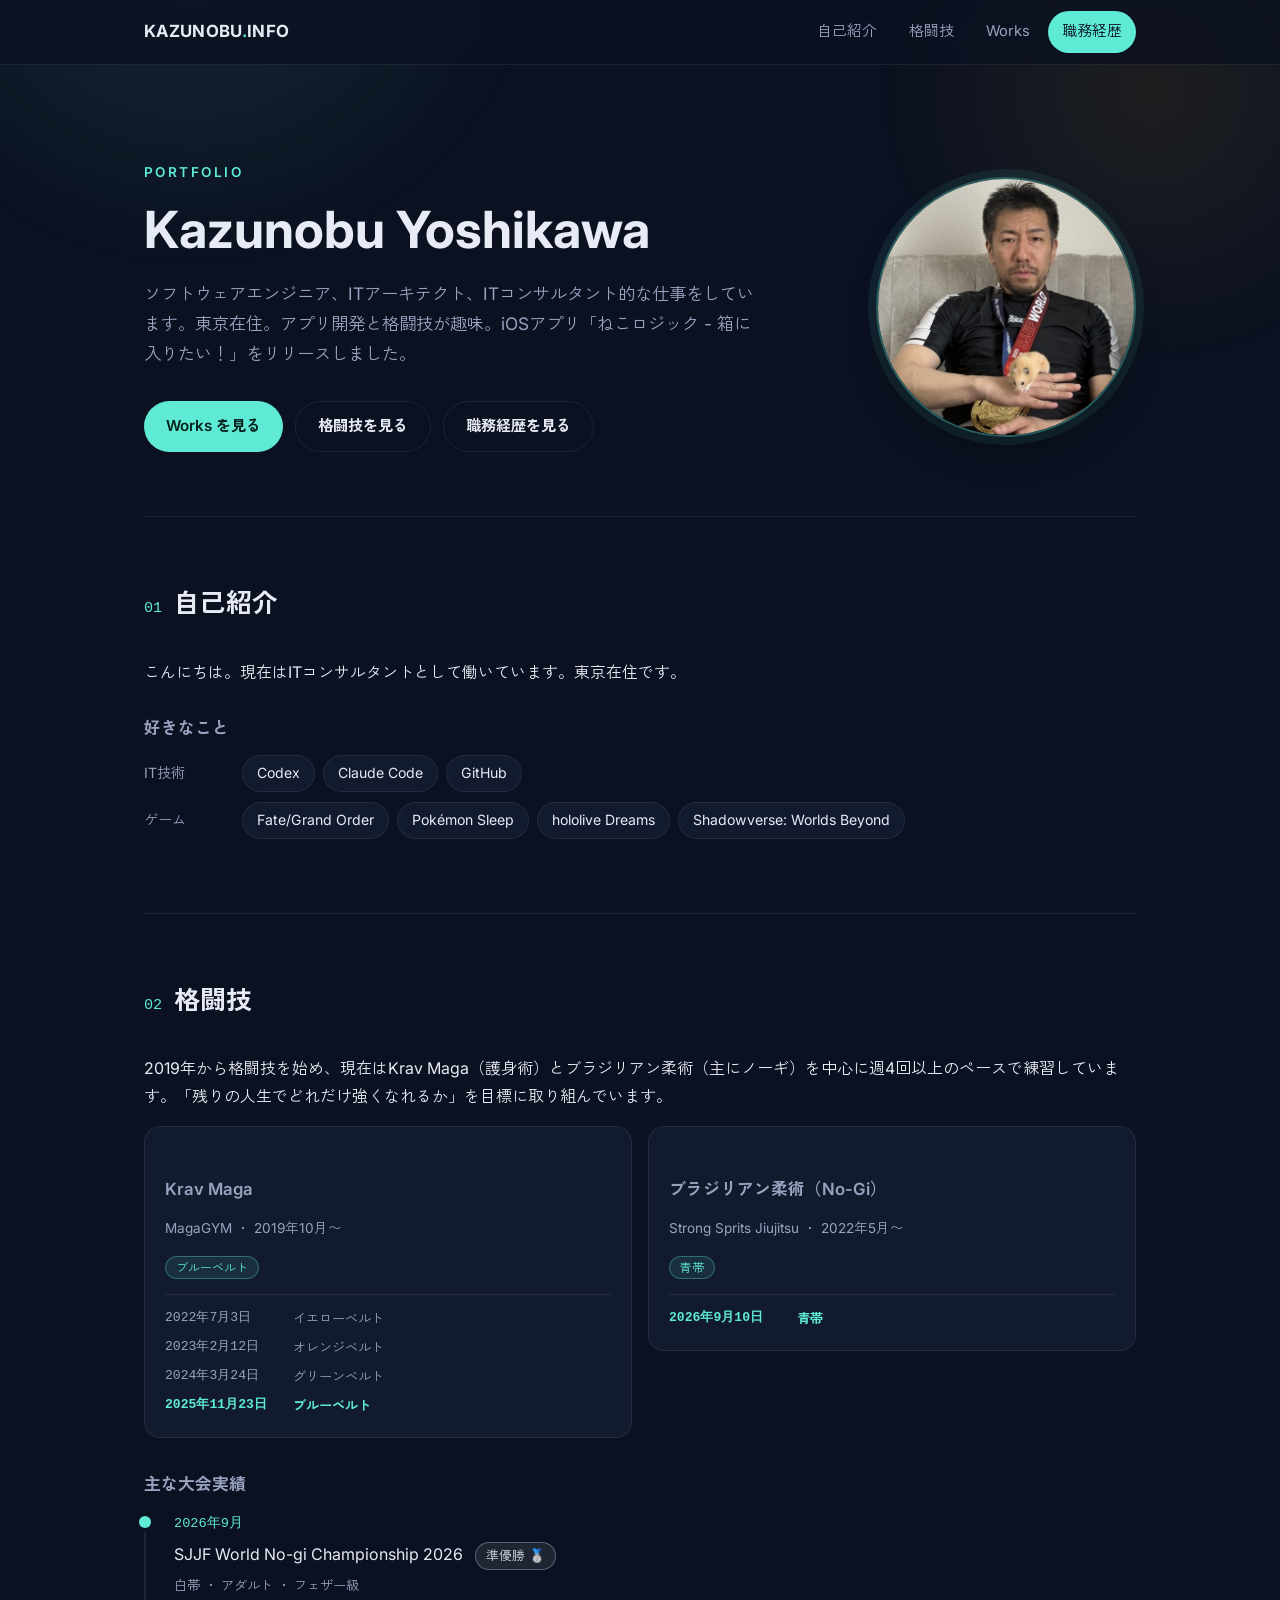
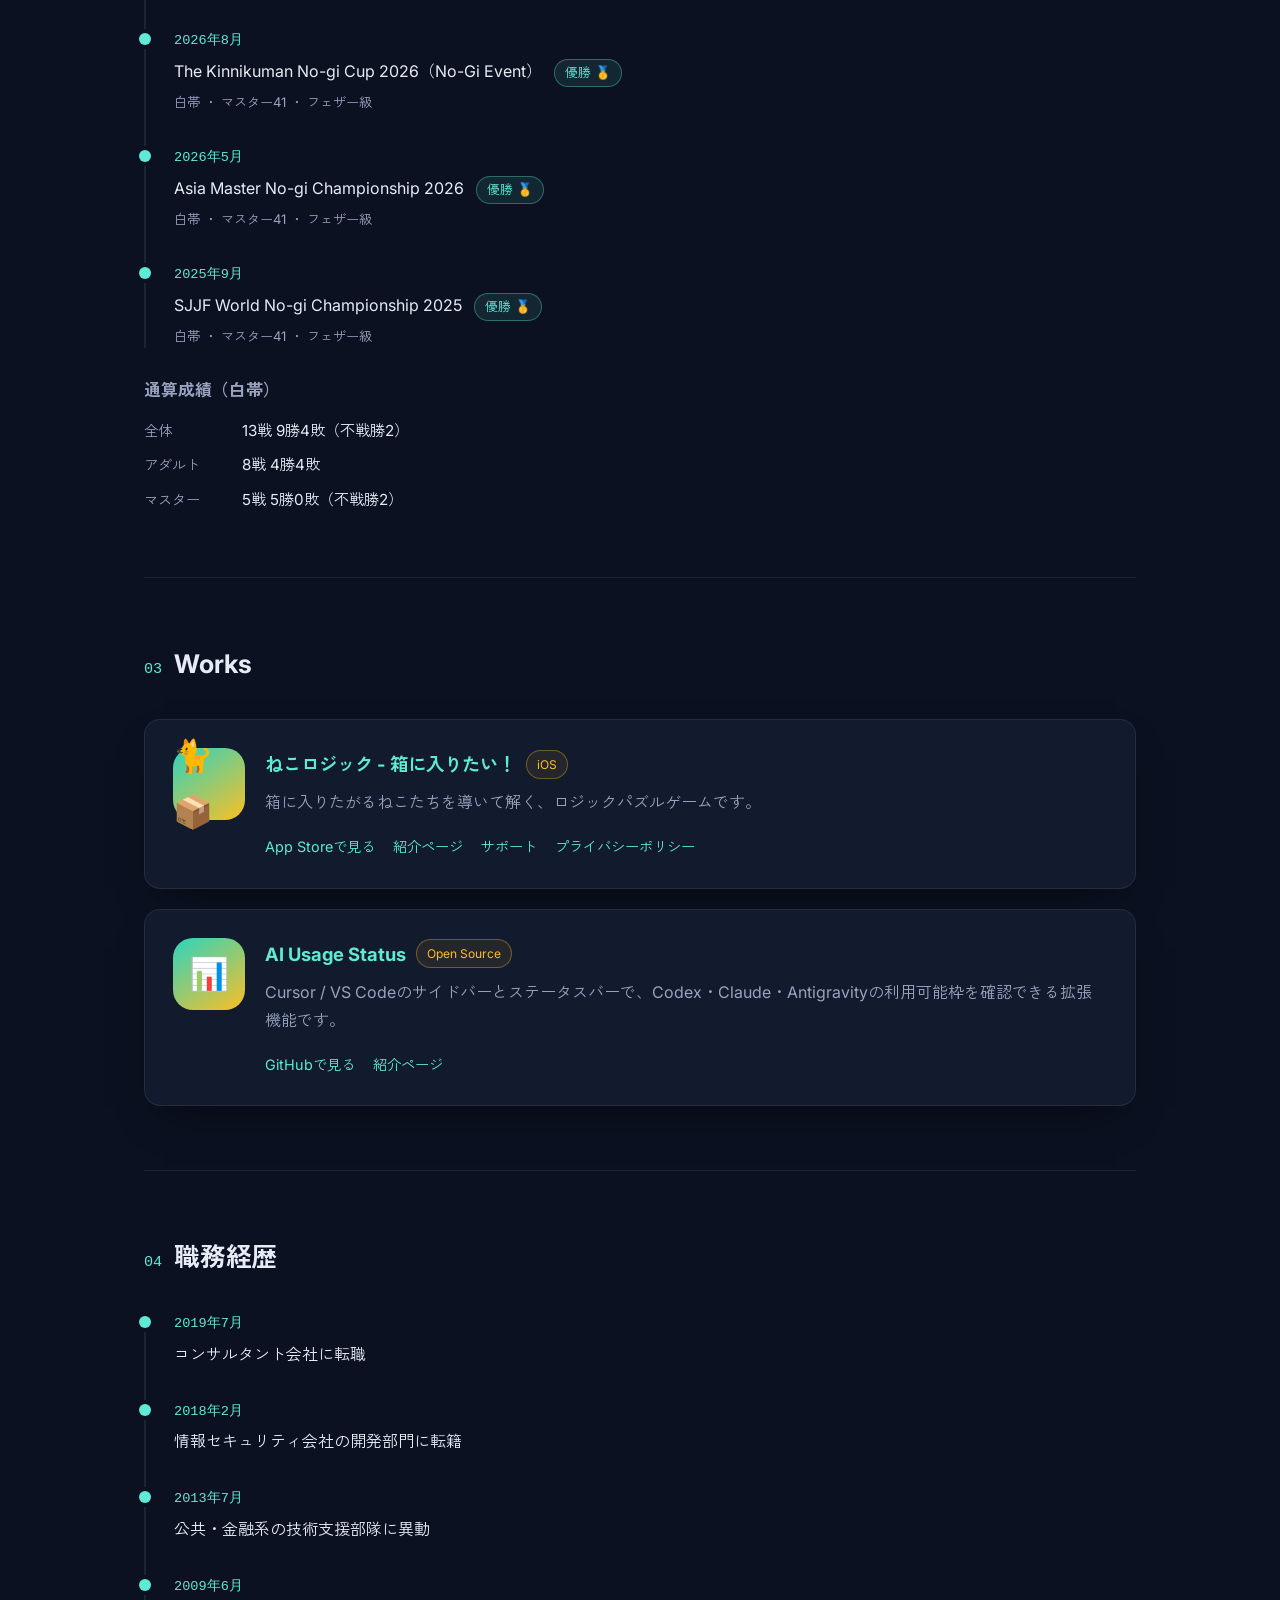
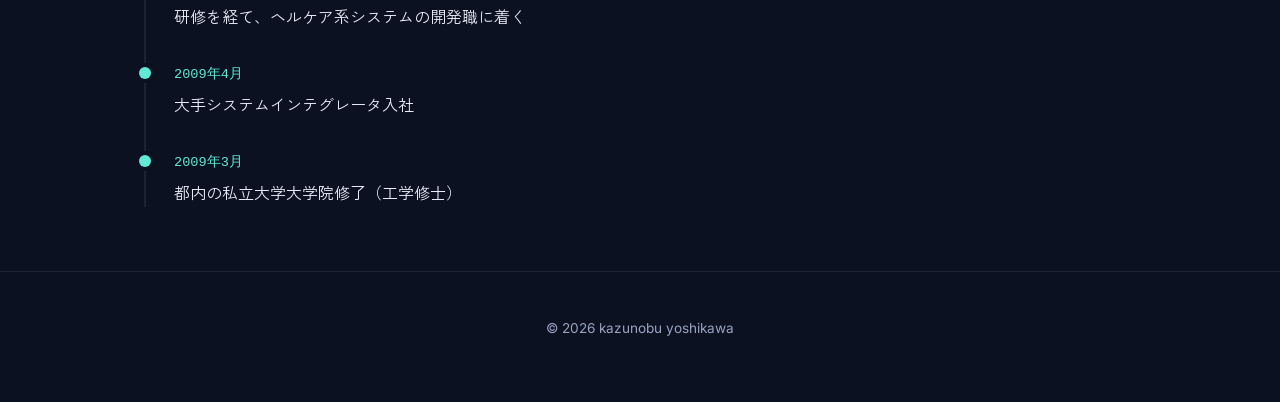
<file: index.html>
<!DOCTYPE html>
<html lang="ja">
<head>
    <meta charset="UTF-8">
    <meta name="viewport" content="width=device-width, initial-scale=1">
    <title>Yoshikawa Kazunobu | Portfolio</title>
    <meta name="description" content="Yoshikawa Kazunobuのポートフォリオサイト。自己紹介、個人開発アプリ「ねこロジック - 箱に入りたい！」、経歴を掲載しています。">
    <link rel="preconnect" href="https://fonts.googleapis.com">
    <link rel="preconnect" href="https://fonts.gstatic.com" crossorigin>
    <link href="https://fonts.googleapis.com/css2?family=Inter:wght@400;500;600;700&family=Zen+Kaku+Gothic+New:wght@400;500;700&display=swap" rel="stylesheet">
    <link href="assets/css/style.css" rel="stylesheet">
</head>
<body>

<header class="site-header">
    <div class="wrap">
        <a href="#top" class="logo">KAZUNOBU<span class="dot">.</span>INFO</a>
        <button class="nav-toggle" aria-label="メニューを開く" aria-expanded="false">&#9776;</button>
        <ul class="site-nav" id="siteNav">
            <li><a href="#about">自己紹介</a></li>
            <li><a href="#grappling">格闘技</a></li>
            <li><a href="#works">Works</a></li>
            <li><a href="#resume">職務経歴</a></li>
        </ul>
    </div>
</header>

<div class="hero" id="top">
    <div class="hero-layout">
        <div class="hero-text">
            <p class="eyebrow">Portfolio</p>
            <h1>Kazunobu Yoshikawa</h1>
            <p class="lead">ソフトウェアエンジニア、ITアーキテクト、ITコンサルタント的な仕事をしています。東京在住。アプリ開発と格闘技が趣味。iOSアプリ「ねこロジック - 箱に入りたい！」をリリースしました。</p>
            <div class="hero-actions">
                <a href="#works" class="btn btn-primary">Works を見る</a>
                <a href="#grappling" class="btn btn-ghost">格闘技を見る</a>
                <a href="#resume" class="btn btn-ghost">職務経歴を見る</a>
            </div>
        </div>
        <img class="hero-photo" src="assets/img/profile.jpg" width="522" height="522" alt="プロフィール写真（Kazunobu Yoshikawa）">
    </div>
</div>

<main>
    <section id="about">
        <div class="section-head">
            <span class="section-num">01</span>
            <h2>自己紹介</h2>
        </div>
        <p>こんにちは。現在はITコンサルタントとして働いています。東京在住です。</p>

        <h3>好きなこと</h3>
        <div class="tag-group">
            <span class="tag-label">IT技術</span>
            <ul class="tags">
                <li>Codex</li>
                <li>Claude Code</li>
                <li>GitHub</li>
            </ul>
        </div>
        <div class="tag-group">
            <span class="tag-label">ゲーム</span>
            <ul class="tags">
                <li>Fate/Grand Order</li>
                <li>Pokémon Sleep</li>
                <li>hololive Dreams</li>
                <li>Shadowverse: Worlds Beyond</li>
            </ul>
        </div>
    </section>

    <section id="grappling">
        <div class="section-head">
            <span class="section-num">02</span>
            <h2>格闘技</h2>
        </div>
        <p>2019年から格闘技を始め、現在はKrav Maga（護身術）とブラジリアン柔術（主にノーギ）を中心に週4回以上のペースで練習しています。「残りの人生でどれだけ強くなれるか」を目標に取り組んでいます。</p>

        <div class="discipline-grid">
            <div class="discipline-card">
                <h3>Krav Maga</h3>
                <p class="discipline-meta">MagaGYM ・ 2019年10月〜</p>
                <span class="badge badge-accent">ブルーベルト</span>
                <ul class="belt-history">
                    <li><time>2022年7月3日</time>イエローベルト</li>
                    <li><time>2023年2月12日</time>オレンジベルト</li>
                    <li><time>2024年3月24日</time>グリーンベルト</li>
                    <li><time>2025年11月23日</time>ブルーベルト</li>
                </ul>
            </div>
            <div class="discipline-card">
                <h3>ブラジリアン柔術（No-Gi）</h3>
                <p class="discipline-meta">Strong Sprits Jiujitsu ・ 2022年5月〜</p>
                <span class="badge badge-accent">青帯</span>
                <ul class="belt-history">
                    <li><time>2026年9月10日</time>青帯</li>
                </ul>
            </div>
        </div>

        <h3>主な大会実績</h3>
        <ul class="timeline">
            <li>
                <time>2026年9月</time>
                <div class="event">SJJF World No-gi Championship 2026 <span class="result-badge is-runnerup">準優勝 &#129352;</span></div>
                <p class="event-meta">白帯 ・ アダルト ・ フェザー級</p>
            </li>
            <li>
                <time>2026年8月</time>
                <div class="event">The Kinnikuman No-gi Cup 2026（No-Gi Event） <span class="result-badge is-win">優勝 &#129351;</span></div>
                <p class="event-meta">白帯 ・ マスター41 ・ フェザー級</p>
            </li>
            <li>
                <time>2026年5月</time>
                <div class="event">Asia Master No-gi Championship 2026 <span class="result-badge is-win">優勝 &#129351;</span></div>
                <p class="event-meta">白帯 ・ マスター41 ・ フェザー級</p>
            </li>
            <li>
                <time>2025年9月</time>
                <div class="event">SJJF World No-gi Championship 2025 <span class="result-badge is-win">優勝 &#129351;</span></div>
                <p class="event-meta">白帯 ・ マスター41 ・ フェザー級</p>
            </li>
        </ul>

        <h3>通算成績（白帯）</h3>
        <dl class="record-list">
            <div class="record-row">
                <dt>全体</dt>
                <dd>13戦 9勝4敗（不戦勝2）</dd>
            </div>
            <div class="record-row">
                <dt>アダルト</dt>
                <dd>8戦 4勝4敗</dd>
            </div>
            <div class="record-row">
                <dt>マスター</dt>
                <dd>5戦 5勝0敗（不戦勝2）</dd>
            </div>
        </dl>
    </section>

    <section id="works">
        <div class="section-head">
            <span class="section-num">03</span>
            <h2>Works</h2>
        </div>
        <div class="work-card">
            <div class="work-icon" aria-hidden="true">&#128008;&#128230;</div>
            <div class="work-body">
                <div class="work-title-row">
                    <h3><a href="apps/neko-logic-boxes/">ねこロジック - 箱に入りたい！</a></h3>
                    <span class="badge">iOS</span>
                </div>
                <p>箱に入りたがるねこたちを導いて解く、ロジックパズルゲームです。</p>
                <div class="work-links">
                    <a href="https://apps.apple.com/jp/app/%E3%81%AD%E3%81%93%E3%83%AD%E3%82%B8%E3%83%83%E3%82%AF-%E7%AE%B1%E3%81%AB%E5%85%A5%E3%82%8A%E3%81%9F%E3%81%84/id6814312365" target="_blank" rel="noopener">App Storeで見る</a>
                    <a href="apps/neko-logic-boxes/">紹介ページ</a>
                    <a href="apps/neko-logic-boxes/support/">サポート</a>
                    <a href="apps/neko-logic-boxes/privacy/">プライバシーポリシー</a>
                </div>
            </div>
        </div>
        <div class="work-card">
            <div class="work-icon" aria-hidden="true">&#128202;</div>
            <div class="work-body">
                <div class="work-title-row">
                    <h3><a href="apps/ai-usage-status/">AI Usage Status</a></h3>
                    <span class="badge">Open Source</span>
                </div>
                <p>Cursor / VS Codeのサイドバーとステータスバーで、Codex・Claude・Antigravityの利用可能枠を確認できる拡張機能です。</p>
                <div class="work-links">
                    <a href="https://github.com/kazuno47/ai-usage-status" target="_blank" rel="noopener">GitHubで見る</a>
                    <a href="apps/ai-usage-status/">紹介ページ</a>
                </div>
            </div>
        </div>
    </section>

    <section id="resume">
        <div class="section-head">
            <span class="section-num">04</span>
            <h2>職務経歴</h2>
        </div>
        <ul class="timeline">
            <li>
                <time>2019年7月</time>
                <div class="event">コンサルタント会社に転職</div>
            </li>            
            <li>
                <time>2018年2月</time>
                <div class="event">情報セキュリティ会社の開発部門に転籍</div>
            </li>
            <li>
                <time>2013年7月</time>
                <div class="event">公共・金融系の技術支援部隊に異動</div>
            </li>
            <li>
                <time>2009年6月</time>
                <div class="event">研修を経て、ヘルケア系システムの開発職に着く</div>
            </li>
            <li>
                <time>2009年4月</time>
                <div class="event">大手システムインテグレータ入社</div>
            </li>
            <li>
                <time>2009年3月</time>
                <div class="event">都内の私立大学大学院修了（工学修士）</div>
            </li>
        </ul>
    </section>
</main>

<footer class="site-footer">
    <p>&copy; 2026 kazunobu yoshikawa</p>
</footer>

<script src="assets/js/main.js"></script>
</body>
</html>
</file>
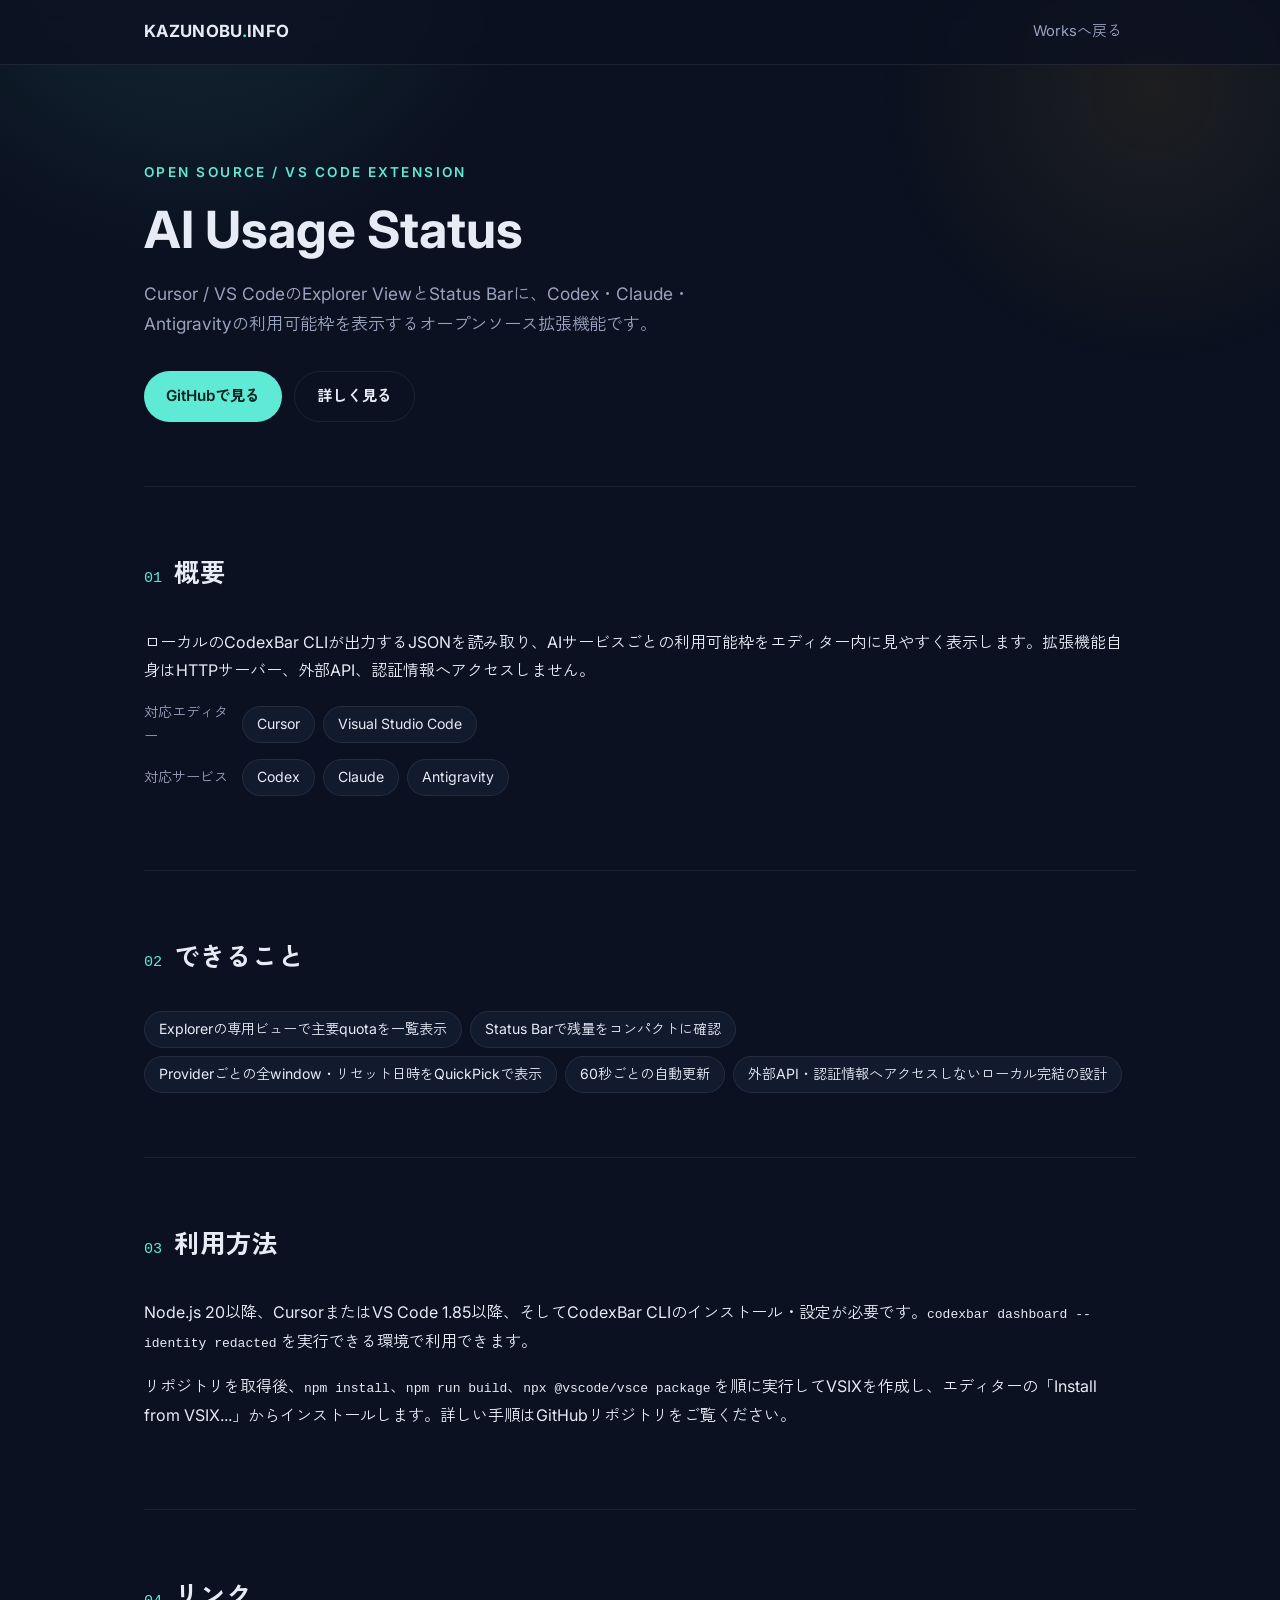
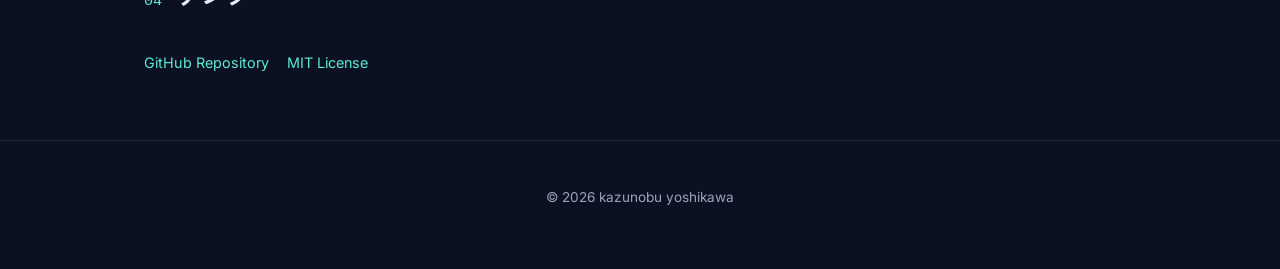
<file: apps/ai-usage-status/index.html>
<!DOCTYPE html>
<html lang="ja">
<head>
    <meta charset="UTF-8">
    <meta name="viewport" content="width=device-width, initial-scale=1">
    <title>AI Usage Status | KAZUNOBU.INFO</title>
    <meta name="description" content="Cursor / VS CodeでCodex・Claude・Antigravityの利用可能枠を確認できる、オープンソースの拡張機能「AI Usage Status」。">
    <link rel="preconnect" href="https://fonts.googleapis.com">
    <link rel="preconnect" href="https://fonts.gstatic.com" crossorigin>
    <link href="https://fonts.googleapis.com/css2?family=Inter:wght@400;500;600;700&family=Zen+Kaku+Gothic+New:wght@400;500;700&display=swap" rel="stylesheet">
    <link href="../../assets/css/style.css" rel="stylesheet">
</head>
<body>

<header class="site-header">
    <div class="wrap">
        <a href="/" class="logo">KAZUNOBU<span class="dot">.</span>INFO</a>
        <ul class="site-nav">
            <li><a href="/#works">Worksへ戻る</a></li>
        </ul>
    </div>
</header>

<div class="hero">
    <p class="eyebrow">Open Source / VS Code Extension</p>
    <h1>AI Usage Status</h1>
    <p class="lead">Cursor / VS CodeのExplorer ViewとStatus Barに、Codex・Claude・Antigravityの利用可能枠を表示するオープンソース拡張機能です。</p>
    <div class="hero-actions">
        <a href="https://github.com/kazuno47/ai-usage-status" class="btn btn-primary" target="_blank" rel="noopener">GitHubで見る</a>
        <a href="#about" class="btn btn-ghost">詳しく見る</a>
    </div>
</div>

<main>
    <section id="about">
        <div class="section-head">
            <span class="section-num">01</span>
            <h2>概要</h2>
        </div>
        <p>ローカルのCodexBar CLIが出力するJSONを読み取り、AIサービスごとの利用可能枠をエディター内に見やすく表示します。拡張機能自身はHTTPサーバー、外部API、認証情報へアクセスしません。</p>
        <div class="tag-group">
            <span class="tag-label">対応エディター</span>
            <ul class="tags">
                <li>Cursor</li>
                <li>Visual Studio Code</li>
            </ul>
        </div>
        <div class="tag-group">
            <span class="tag-label">対応サービス</span>
            <ul class="tags">
                <li>Codex</li>
                <li>Claude</li>
                <li>Antigravity</li>
            </ul>
        </div>
    </section>

    <section id="features">
        <div class="section-head">
            <span class="section-num">02</span>
            <h2>できること</h2>
        </div>
        <ul class="tags">
            <li>Explorerの専用ビューで主要quotaを一覧表示</li>
            <li>Status Barで残量をコンパクトに確認</li>
            <li>Providerごとの全window・リセット日時をQuickPickで表示</li>
            <li>60秒ごとの自動更新</li>
            <li>外部API・認証情報へアクセスしないローカル完結の設計</li>
        </ul>
    </section>

    <section id="setup">
        <div class="section-head">
            <span class="section-num">03</span>
            <h2>利用方法</h2>
        </div>
        <p>Node.js 20以降、CursorまたはVS Code 1.85以降、そしてCodexBar CLIのインストール・設定が必要です。<code>codexbar dashboard --identity redacted</code> を実行できる環境で利用できます。</p>
        <p>リポジトリを取得後、<code>npm install</code>、<code>npm run build</code>、<code>npx @vscode/vsce package</code> を順に実行してVSIXを作成し、エディターの「Install from VSIX...」からインストールします。詳しい手順はGitHubリポジトリをご覧ください。</p>
    </section>

    <section id="links">
        <div class="section-head">
            <span class="section-num">04</span>
            <h2>リンク</h2>
        </div>
        <div class="work-links">
            <a href="https://github.com/kazuno47/ai-usage-status" target="_blank" rel="noopener">GitHub Repository</a>
            <a href="https://github.com/kazuno47/ai-usage-status/blob/main/LICENSE" target="_blank" rel="noopener">MIT License</a>
        </div>
    </section>
</main>

<footer class="site-footer">
    <p>&copy; 2026 kazunobu yoshikawa</p>
</footer>

<script src="../../assets/js/main.js"></script>
</body>
</html>
</file>
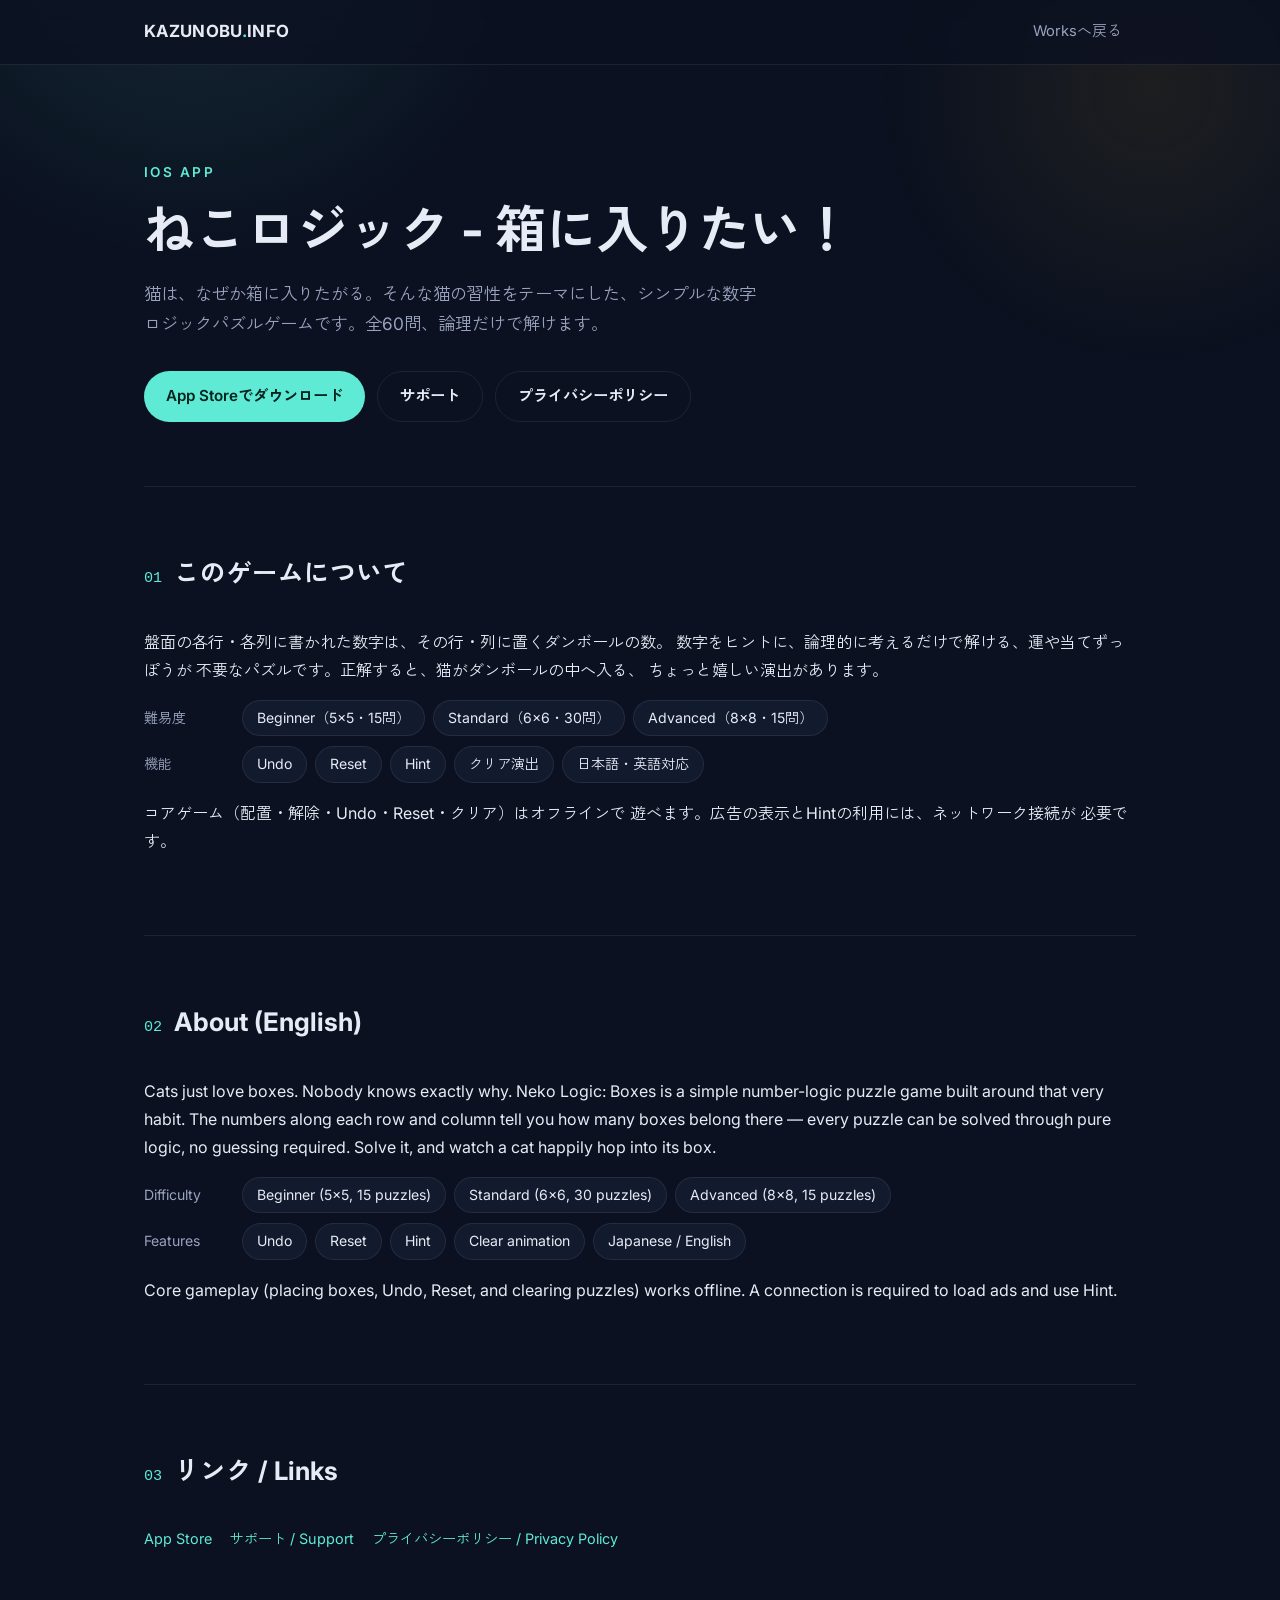
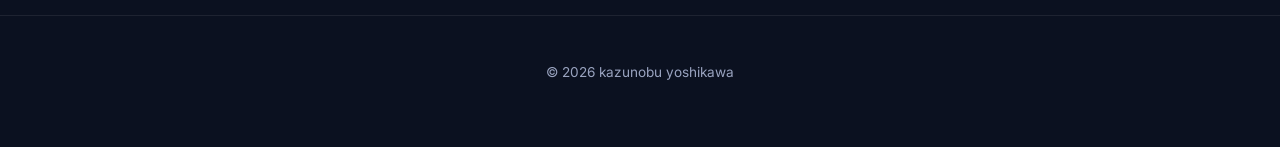
<file: apps/neko-logic-boxes/index.html>
<!DOCTYPE html>
<html lang="ja">
<head>
    <meta charset="UTF-8">
    <meta name="viewport" content="width=device-width, initial-scale=1">
    <title>Neko Logic: Boxes | KAZUNOBU.INFO</title>
    <meta name="description" content="猫とダンボールをテーマにしたシンプルな数字ロジックパズルゲーム「ねこロジック - 箱に入りたい！」。全60問、Beginner/Standard/Advancedの3難易度。">
    <link rel="preconnect" href="https://fonts.googleapis.com">
    <link rel="preconnect" href="https://fonts.gstatic.com" crossorigin>
    <link href="https://fonts.googleapis.com/css2?family=Inter:wght@400;500;600;700&family=Zen+Kaku+Gothic+New:wght@400;500;700&display=swap" rel="stylesheet">
    <link href="../../assets/css/style.css" rel="stylesheet">
</head>
<body>

<header class="site-header">
    <div class="wrap">
        <a href="/" class="logo">KAZUNOBU<span class="dot">.</span>INFO</a>
        <ul class="site-nav">
            <li><a href="/#works">Worksへ戻る</a></li>
        </ul>
    </div>
</header>

<div class="hero">
    <p class="eyebrow">iOS App</p>
    <h1>ねこロジック - 箱に入りたい！</h1>
    <p class="lead">猫は、なぜか箱に入りたがる。そんな猫の習性をテーマにした、シンプルな数字ロジックパズルゲームです。全60問、論理だけで解けます。</p>
    <div class="hero-actions">
        <a href="https://apps.apple.com/jp/app/%E3%81%AD%E3%81%93%E3%83%AD%E3%82%B8%E3%83%83%E3%82%AF-%E7%AE%B1%E3%81%AB%E5%85%A5%E3%82%8A%E3%81%9F%E3%81%84/id6814312365" class="btn btn-primary" target="_blank" rel="noopener">App Storeでダウンロード</a>
        <a href="support/" class="btn btn-ghost">サポート</a>
        <a href="privacy/" class="btn btn-ghost">プライバシーポリシー</a>
    </div>
</div>

<main>
    <section id="about">
        <div class="section-head">
            <span class="section-num">01</span>
            <h2>このゲームについて</h2>
        </div>
        <p>盤面の各行・各列に書かれた数字は、その行・列に置くダンボールの数。
            数字をヒントに、論理的に考えるだけで解ける、運や当てずっぽうが
            不要なパズルです。正解すると、猫がダンボールの中へ入る、
            ちょっと嬉しい演出があります。</p>

        <div class="tag-group">
            <span class="tag-label">難易度</span>
            <ul class="tags">
                <li>Beginner（5×5・15問）</li>
                <li>Standard（6×6・30問）</li>
                <li>Advanced（8×8・15問）</li>
            </ul>
        </div>
        <div class="tag-group">
            <span class="tag-label">機能</span>
            <ul class="tags">
                <li>Undo</li>
                <li>Reset</li>
                <li>Hint</li>
                <li>クリア演出</li>
                <li>日本語・英語対応</li>
            </ul>
        </div>

        <p>コアゲーム（配置・解除・Undo・Reset・クリア）はオフラインで
            遊べます。広告の表示とHintの利用には、ネットワーク接続が
            必要です。</p>
    </section>

    <section id="about-en">
        <div class="section-head">
            <span class="section-num">02</span>
            <h2>About (English)</h2>
        </div>
        <p>Cats just love boxes. Nobody knows exactly why. Neko Logic: Boxes
            is a simple number-logic puzzle game built around that very
            habit. The numbers along each row and column tell you how many
            boxes belong there — every puzzle can be solved through pure
            logic, no guessing required. Solve it, and watch a cat happily
            hop into its box.</p>

        <div class="tag-group">
            <span class="tag-label">Difficulty</span>
            <ul class="tags">
                <li>Beginner (5&times;5, 15 puzzles)</li>
                <li>Standard (6&times;6, 30 puzzles)</li>
                <li>Advanced (8&times;8, 15 puzzles)</li>
            </ul>
        </div>
        <div class="tag-group">
            <span class="tag-label">Features</span>
            <ul class="tags">
                <li>Undo</li>
                <li>Reset</li>
                <li>Hint</li>
                <li>Clear animation</li>
                <li>Japanese / English</li>
            </ul>
        </div>

        <p>Core gameplay (placing boxes, Undo, Reset, and clearing puzzles)
            works offline. A connection is required to load ads and use
            Hint.</p>
    </section>

    <section id="links">
        <div class="section-head">
            <span class="section-num">03</span>
            <h2>リンク / Links</h2>
        </div>
        <div class="work-links">
            <a href="https://apps.apple.com/jp/app/%E3%81%AD%E3%81%93%E3%83%AD%E3%82%B8%E3%83%83%E3%82%AF-%E7%AE%B1%E3%81%AB%E5%85%A5%E3%82%8A%E3%81%9F%E3%81%84/id6814312365" target="_blank" rel="noopener">App Store</a>
            <a href="support/">サポート / Support</a>
            <a href="privacy/">プライバシーポリシー / Privacy Policy</a>
        </div>
    </section>
</main>

<footer class="site-footer">
    <p>&copy; 2026 kazunobu yoshikawa</p>
</footer>

<script src="../../assets/js/main.js"></script>
</body>
</html>
</file>
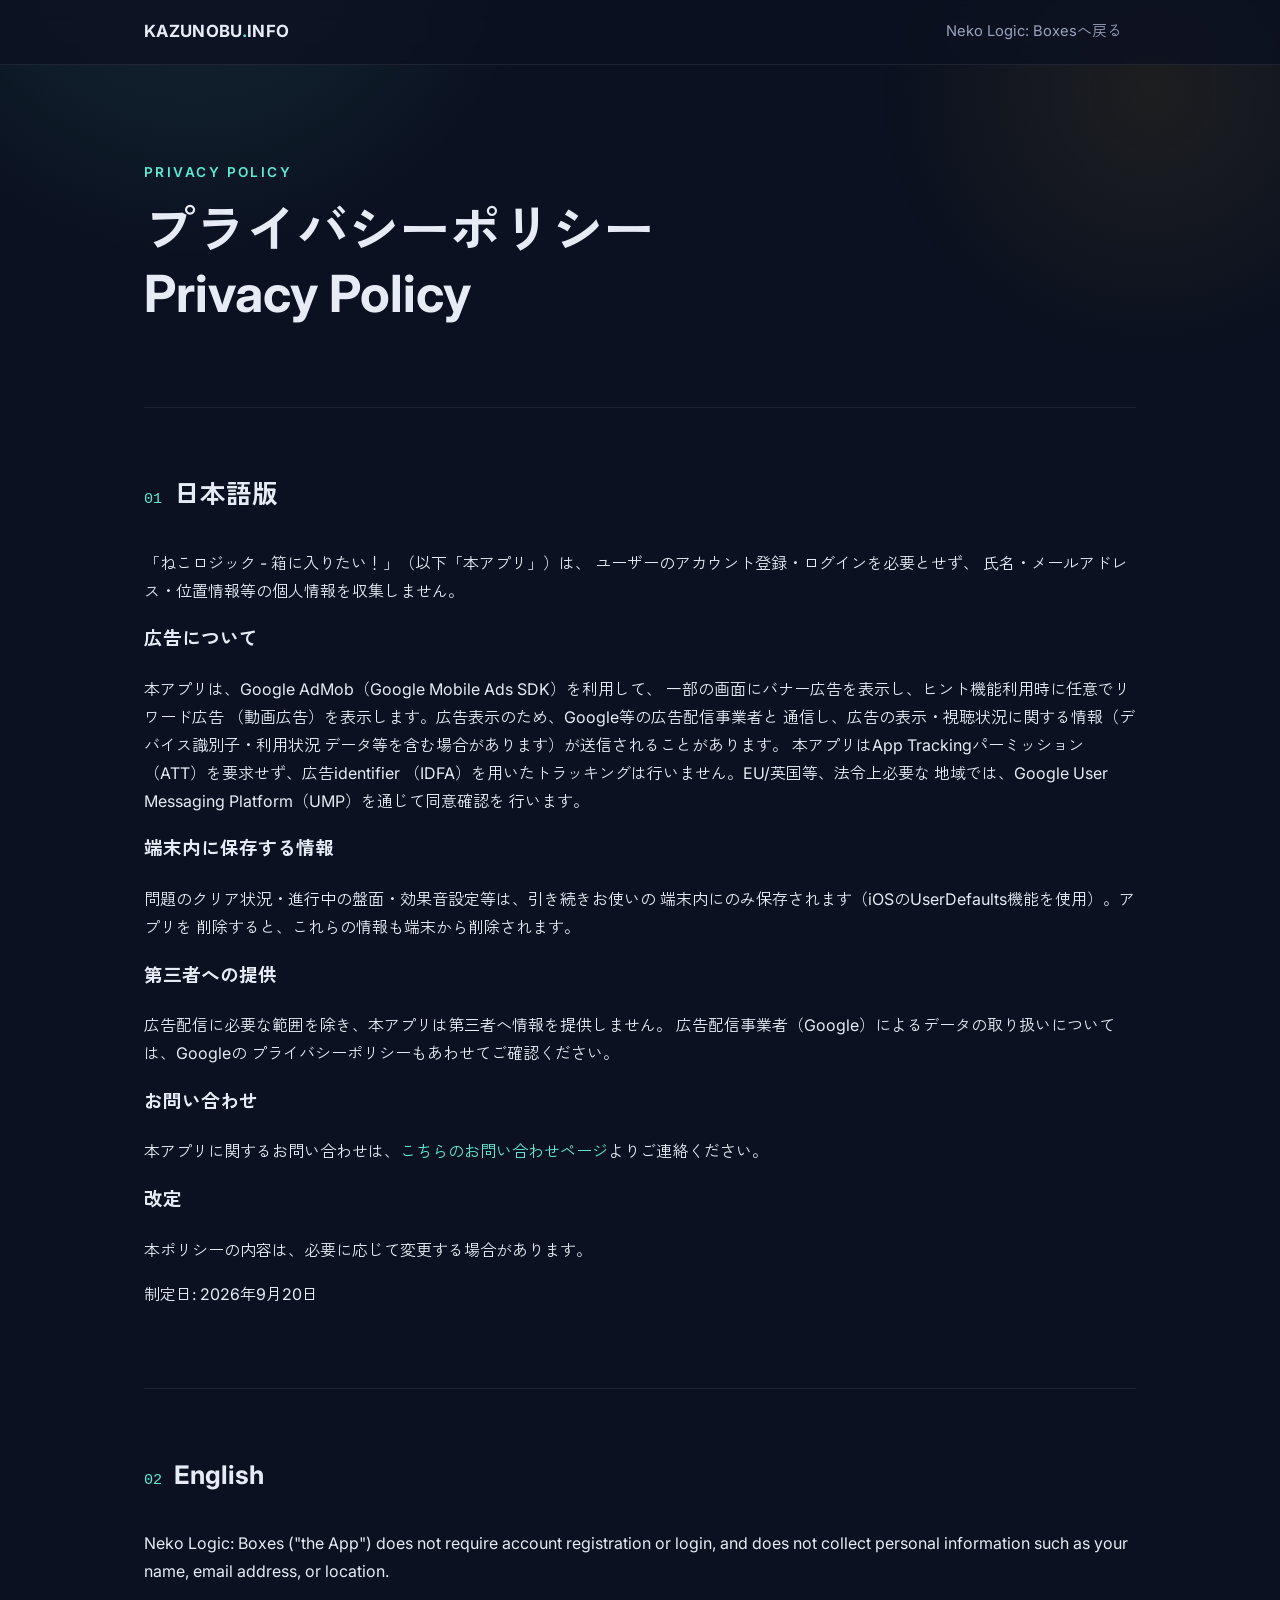
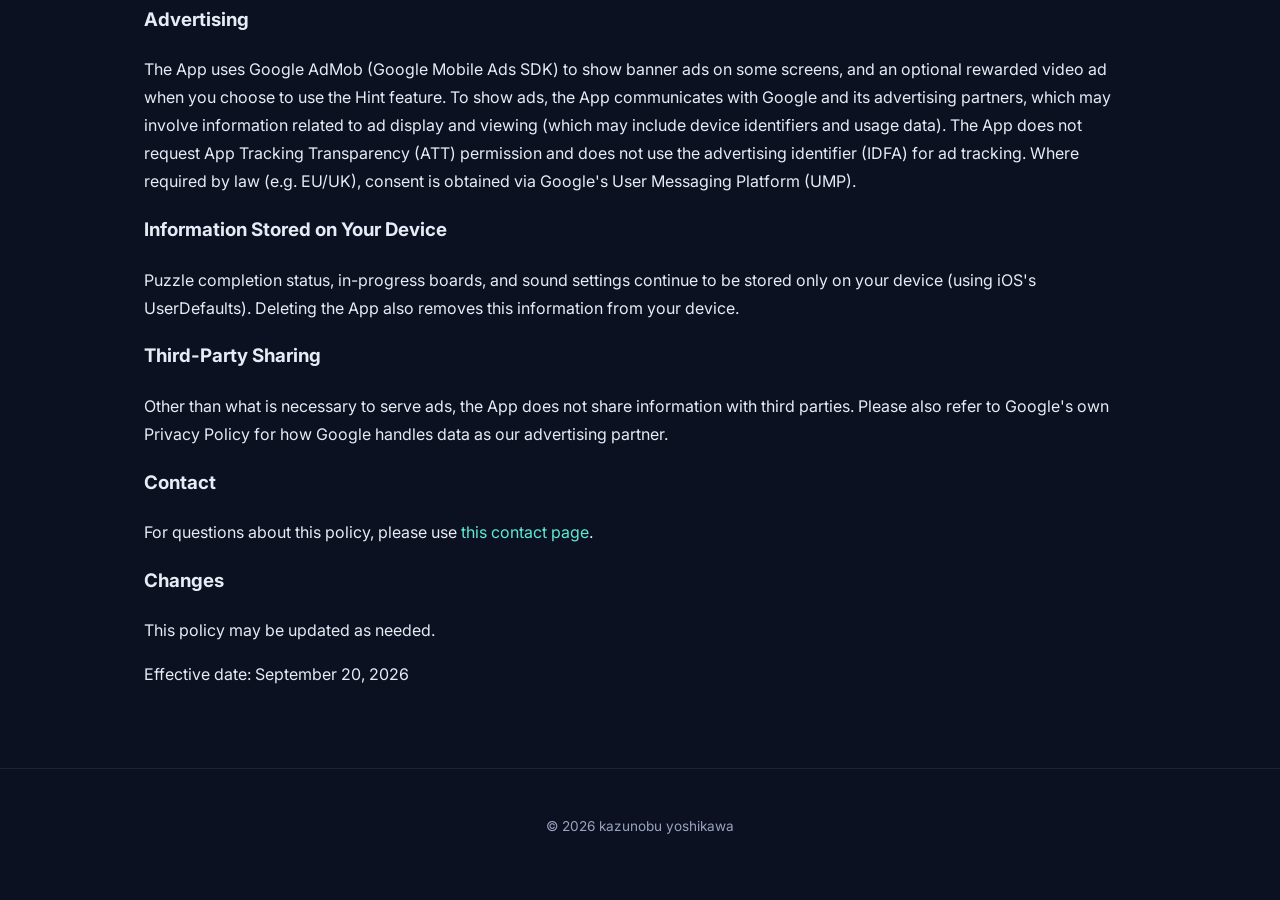
<file: apps/neko-logic-boxes/privacy/index.html>
<!DOCTYPE html>
<html lang="ja">
<head>
    <meta charset="UTF-8">
    <meta name="viewport" content="width=device-width, initial-scale=1">
    <title>Privacy Policy | Neko Logic: Boxes</title>
    <meta name="description" content="「ねこロジック - 箱に入りたい！」のプライバシーポリシー。">
    <link rel="preconnect" href="https://fonts.googleapis.com">
    <link rel="preconnect" href="https://fonts.gstatic.com" crossorigin>
    <link href="https://fonts.googleapis.com/css2?family=Inter:wght@400;500;600;700&family=Zen+Kaku+Gothic+New:wght@400;500;700&display=swap" rel="stylesheet">
    <link href="../../../assets/css/style.css" rel="stylesheet">
</head>
<body>

<header class="site-header">
    <div class="wrap">
        <a href="/" class="logo">KAZUNOBU<span class="dot">.</span>INFO</a>
        <ul class="site-nav">
            <li><a href="../">Neko Logic: Boxesへ戻る</a></li>
        </ul>
    </div>
</header>

<div class="hero">
    <p class="eyebrow">Privacy Policy</p>
    <h1>プライバシーポリシー<br>Privacy Policy</h1>
</div>

<main>
    <section id="privacy-ja">
        <div class="section-head">
            <span class="section-num">01</span>
            <h2>日本語版</h2>
        </div>
        <p>「ねこロジック - 箱に入りたい！」（以下「本アプリ」）は、
            ユーザーのアカウント登録・ログインを必要とせず、
            氏名・メールアドレス・位置情報等の個人情報を収集しません。</p>

        <h3>広告について</h3>
        <p>本アプリは、Google AdMob（Google Mobile Ads SDK）を利用して、
            一部の画面にバナー広告を表示し、ヒント機能利用時に任意でリワード広告
            （動画広告）を表示します。広告表示のため、Google等の広告配信事業者と
            通信し、広告の表示・視聴状況に関する情報（デバイス識別子・利用状況
            データ等を含む場合があります）が送信されることがあります。
            本アプリはApp Trackingパーミッション（ATT）を要求せず、広告identifier
            （IDFA）を用いたトラッキングは行いません。EU/英国等、法令上必要な
            地域では、Google User Messaging Platform（UMP）を通じて同意確認を
            行います。</p>

        <h3>端末内に保存する情報</h3>
        <p>問題のクリア状況・進行中の盤面・効果音設定等は、引き続きお使いの
            端末内にのみ保存されます（iOSのUserDefaults機能を使用）。アプリを
            削除すると、これらの情報も端末から削除されます。</p>

        <h3>第三者への提供</h3>
        <p>広告配信に必要な範囲を除き、本アプリは第三者へ情報を提供しません。
            広告配信事業者（Google）によるデータの取り扱いについては、Googleの
            プライバシーポリシーもあわせてご確認ください。</p>

        <h3>お問い合わせ</h3>
        <p>本アプリに関するお問い合わせは、<a href="../support/">こちらのお問い合わせページ</a>よりご連絡ください。</p>

        <h3>改定</h3>
        <p>本ポリシーの内容は、必要に応じて変更する場合があります。</p>

        <p>制定日: 2026年9月20日</p>
    </section>

    <section id="privacy-en">
        <div class="section-head">
            <span class="section-num">02</span>
            <h2>English</h2>
        </div>
        <p>Neko Logic: Boxes ("the App") does not require account registration
            or login, and does not collect personal information such as your
            name, email address, or location.</p>

        <h3>Advertising</h3>
        <p>The App uses Google AdMob (Google Mobile Ads SDK) to show banner ads
            on some screens, and an optional rewarded video ad when you choose to
            use the Hint feature. To show ads, the App communicates with Google
            and its advertising partners, which may involve information related
            to ad display and viewing (which may include device identifiers and
            usage data). The App does not request App Tracking Transparency (ATT)
            permission and does not use the advertising identifier (IDFA) for ad
            tracking. Where required by law (e.g. EU/UK), consent is obtained via
            Google's User Messaging Platform (UMP).</p>

        <h3>Information Stored on Your Device</h3>
        <p>Puzzle completion status, in-progress boards, and sound settings
            continue to be stored only on your device (using iOS's UserDefaults).
            Deleting the App also removes this information from your device.</p>

        <h3>Third-Party Sharing</h3>
        <p>Other than what is necessary to serve ads, the App does not share
            information with third parties. Please also refer to Google's own
            Privacy Policy for how Google handles data as our advertising partner.</p>

        <h3>Contact</h3>
        <p>For questions about this policy, please use
            <a href="../support/">this contact page</a>.</p>

        <h3>Changes</h3>
        <p>This policy may be updated as needed.</p>

        <p>Effective date: September 20, 2026</p>
    </section>
</main>

<footer class="site-footer">
    <p>&copy; 2026 kazunobu yoshikawa</p>
</footer>

<script src="../../../assets/js/main.js"></script>
</body>
</html>
</file>
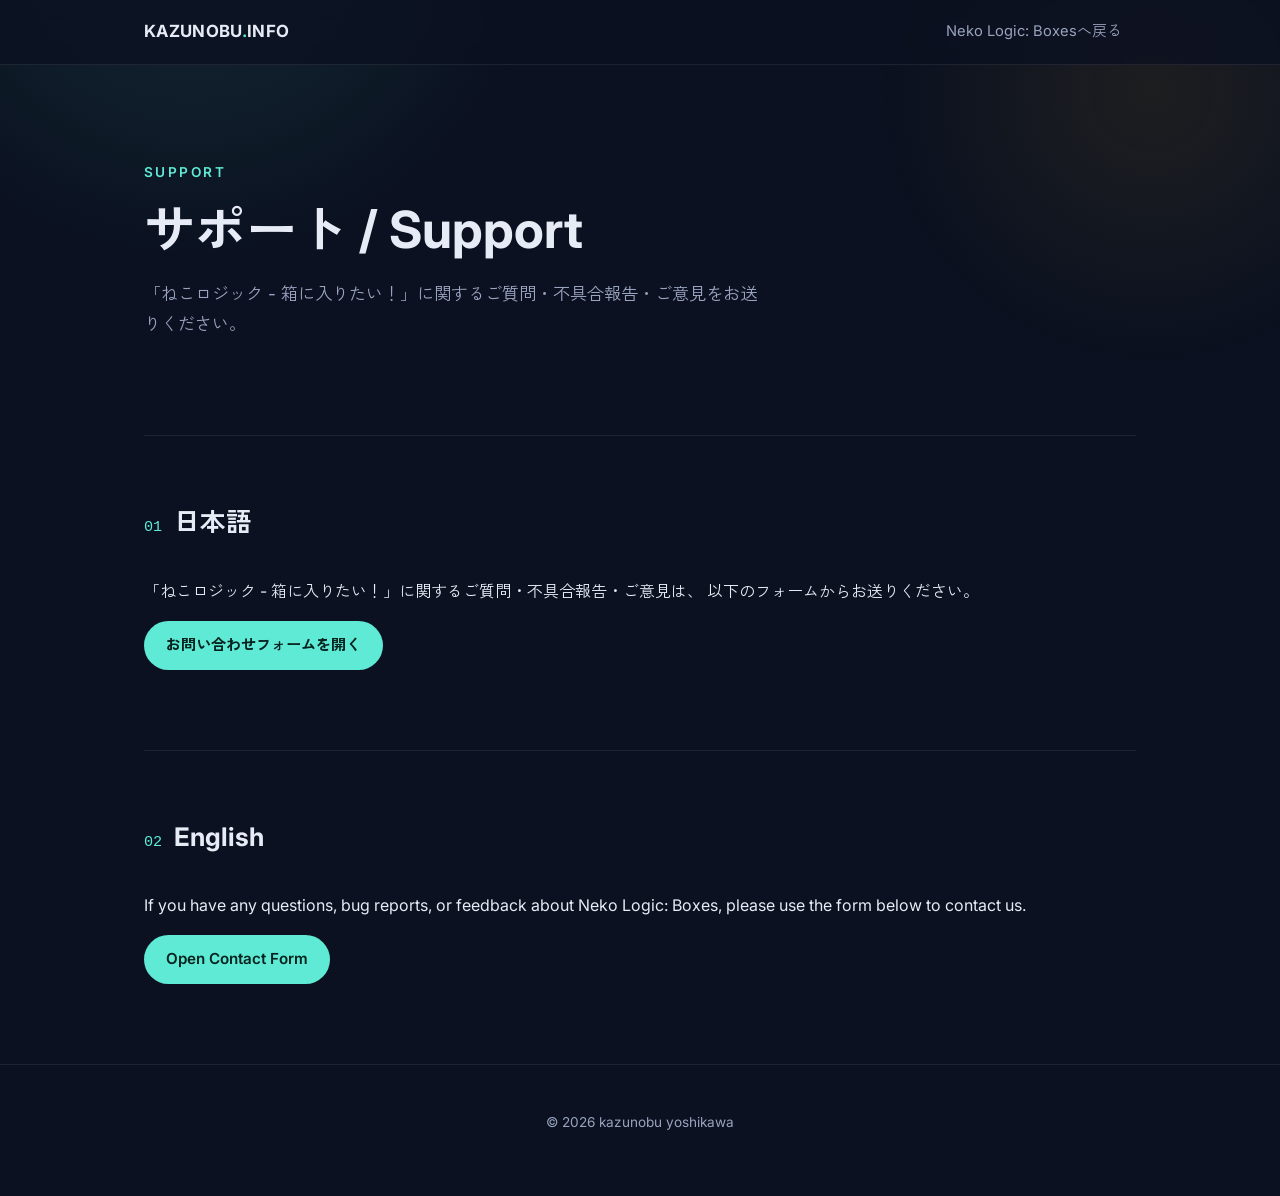
<file: apps/neko-logic-boxes/support/index.html>
<!DOCTYPE html>
<html lang="ja">
<head>
    <meta charset="UTF-8">
    <meta name="viewport" content="width=device-width, initial-scale=1">
    <title>Support | Neko Logic: Boxes</title>
    <meta name="description" content="「ねこロジック - 箱に入りたい！」のサポート・お問い合わせページ。">
    <link rel="preconnect" href="https://fonts.googleapis.com">
    <link rel="preconnect" href="https://fonts.gstatic.com" crossorigin>
    <link href="https://fonts.googleapis.com/css2?family=Inter:wght@400;500;600;700&family=Zen+Kaku+Gothic+New:wght@400;500;700&display=swap" rel="stylesheet">
    <link href="../../../assets/css/style.css" rel="stylesheet">
</head>
<body>

<header class="site-header">
    <div class="wrap">
        <a href="/" class="logo">KAZUNOBU<span class="dot">.</span>INFO</a>
        <ul class="site-nav">
            <li><a href="../">Neko Logic: Boxesへ戻る</a></li>
        </ul>
    </div>
</header>

<div class="hero">
    <p class="eyebrow">Support</p>
    <h1>サポート / Support</h1>
    <p class="lead">「ねこロジック - 箱に入りたい！」に関するご質問・不具合報告・ご意見をお送りください。</p>
</div>

<main>
    <section id="support-ja">
        <div class="section-head">
            <span class="section-num">01</span>
            <h2>日本語</h2>
        </div>
        <p>「ねこロジック - 箱に入りたい！」に関するご質問・不具合報告・ご意見は、
            以下のフォームからお送りください。</p>
        <p>
            <a class="btn btn-primary" role="button"
               href="https://docs.google.com/forms/d/e/1FAIpQLSdU4n5_i_nIrkQFP9a5FSM4OZg71FkilOTPJiGxMyY5o9yxRQ/viewform"
               target="_blank" rel="noopener">お問い合わせフォームを開く</a>
        </p>
    </section>

    <section id="support-en">
        <div class="section-head">
            <span class="section-num">02</span>
            <h2>English</h2>
        </div>
        <p>If you have any questions, bug reports, or feedback about
            Neko Logic: Boxes, please use the form below to contact us.</p>
        <p>
            <a class="btn btn-primary" role="button"
               href="https://docs.google.com/forms/d/e/1FAIpQLSdU4n5_i_nIrkQFP9a5FSM4OZg71FkilOTPJiGxMyY5o9yxRQ/viewform"
               target="_blank" rel="noopener">Open Contact Form</a>
        </p>
    </section>
</main>

<footer class="site-footer">
    <p>&copy; 2026 kazunobu yoshikawa</p>
</footer>

<script src="../../../assets/js/main.js"></script>
</body>
</html>
</file>
<file: assets/css/style.css>
:root {
    --bg: #0b1120;
    --bg-elevated: #121a2e;
    --bg-elevated-2: #182036;
    --text: #e7ebf5;
    --text-muted: #99a3bf;
    --accent: #5eead4;
    --accent-strong: #2dd4bf;
    --accent-warm: #fbbf24;
    --border: rgba(255, 255, 255, 0.08);
    --shadow: 0 20px 40px -20px rgba(0, 0, 0, 0.55);
    --radius: 16px;
    --max-width: 880px;
}

* {
    box-sizing: border-box;
}

html {
    scroll-behavior: smooth;
    scroll-padding-top: 76px;
}

body {
    margin: 0;
    background: var(--bg);
    color: var(--text);
    font-family: "Inter", "Zen Kaku Gothic New", "Hiragino Sans", "Noto Sans JP", sans-serif;
    line-height: 1.75;
    -webkit-font-smoothing: antialiased;
}

body::before {
    content: "";
    position: fixed;
    inset: 0;
    z-index: -1;
    background:
        radial-gradient(600px circle at 15% -10%, rgba(94, 234, 212, 0.12), transparent 60%),
        radial-gradient(500px circle at 90% 10%, rgba(251, 191, 36, 0.08), transparent 55%);
}

a {
    color: var(--accent);
    text-decoration: none;
}

a:hover {
    text-decoration: underline;
}

.wrap {
    max-width: var(--max-width);
    margin: 0 auto;
    padding: 0 24px;
}

/* Header */
.site-header {
    position: sticky;
    top: 0;
    z-index: 20;
    background: rgba(11, 17, 32, 0.75);
    backdrop-filter: blur(10px);
    border-bottom: 1px solid var(--border);
}

.site-header .wrap {
    display: flex;
    align-items: center;
    justify-content: space-between;
    height: 64px;
    max-width: 1040px;
}

.logo {
    font-weight: 700;
    letter-spacing: 0.02em;
    color: var(--text);
    text-decoration: none;
    font-size: 1.05rem;
}

.logo:hover {
    text-decoration: none;
    color: var(--accent);
}

.logo .dot {
    color: var(--accent);
}

.site-nav {
    display: flex;
    gap: 4px;
    list-style: none;
    margin: 0;
    padding: 0;
}

.site-nav a {
    display: inline-block;
    padding: 8px 14px;
    border-radius: 999px;
    color: var(--text-muted);
    font-size: 0.92rem;
    transition: color 0.15s ease, background 0.15s ease;
}

.site-nav a:hover {
    color: var(--text);
    background: var(--bg-elevated);
    text-decoration: none;
}

.site-nav a.is-active {
    color: var(--bg);
    background: var(--accent);
}

.nav-toggle {
    display: none;
}

/* Hero */
.hero {
    max-width: 1040px;
    margin: 0 auto;
    padding: 96px 24px 64px;
}

.hero-layout {
    display: flex;
    align-items: center;
    justify-content: space-between;
    gap: 48px;
}

.hero-text {
    min-width: 0;
}

.hero-photo {
    flex-shrink: 0;
    width: 260px;
    height: auto;
    aspect-ratio: 1;
    border-radius: 50%;
    object-fit: cover;
    border: 2px solid rgba(94, 234, 212, 0.35);
    box-shadow: 0 0 0 8px rgba(94, 234, 212, 0.08), var(--shadow);
}

.eyebrow {
    color: var(--accent);
    font-size: 0.85rem;
    letter-spacing: 0.18em;
    text-transform: uppercase;
    margin: 0 0 12px;
    font-weight: 600;
}

.hero h1 {
    font-size: clamp(2.1rem, 5vw, 3.2rem);
    margin: 0 0 18px;
    line-height: 1.25;
}

.hero .lead {
    color: var(--text-muted);
    font-size: 1.08rem;
    max-width: 56ch;
    margin: 0 0 32px;
}

.hero-actions {
    display: flex;
    gap: 12px;
    flex-wrap: wrap;
}

.btn {
    display: inline-flex;
    align-items: center;
    gap: 8px;
    padding: 11px 22px;
    border-radius: 999px;
    font-weight: 600;
    font-size: 0.95rem;
    transition: transform 0.15s ease, background 0.15s ease, border-color 0.15s ease;
}

.btn:hover {
    text-decoration: none;
    transform: translateY(-1px);
}

.btn-primary {
    background: var(--accent);
    color: #06231f;
}

.btn-primary:hover {
    background: var(--accent-strong);
}

.btn-ghost {
    border: 1px solid var(--border);
    color: var(--text);
}

.btn-ghost:hover {
    border-color: var(--accent);
    color: var(--accent);
}

/* Sections */
main {
    max-width: 1040px;
    margin: 0 auto;
    padding: 0 24px;
}

section.panel {
    padding: 64px 0;
    border-top: 1px solid var(--border);
    opacity: 0;
    transform: translateY(16px);
    transition: opacity 0.5s ease, transform 0.5s ease;
}

section.panel.is-visible {
    opacity: 1;
    transform: none;
}

.section-head {
    display: flex;
    align-items: baseline;
    gap: 12px;
    margin: 0 0 32px;
}

.section-head h2 {
    font-size: 1.6rem;
    margin: 0;
}

.section-head .section-num {
    color: var(--accent);
    font-family: monospace;
    font-size: 0.95rem;
}

/* About */
#about h3,
#grappling h3 {
    font-size: 1.05rem;
    color: var(--text-muted);
    margin: 28px 0 12px;
    font-weight: 600;
}

.tag-group {
    display: flex;
    align-items: center;
    gap: 14px;
    flex-wrap: wrap;
    margin-bottom: 10px;
}

.tag-group .tag-label {
    width: 84px;
    flex-shrink: 0;
    color: var(--text-muted);
    font-size: 0.88rem;
}

.tags {
    display: flex;
    gap: 8px;
    flex-wrap: wrap;
    list-style: none;
    margin: 0;
    padding: 0;
}

.tags li {
    background: var(--bg-elevated);
    border: 1px solid var(--border);
    padding: 5px 14px;
    border-radius: 999px;
    font-size: 0.88rem;
    color: var(--text);
}

/* Works */
.work-card {
    display: flex;
    gap: 20px;
    background: var(--bg-elevated);
    border: 1px solid var(--border);
    border-radius: var(--radius);
    padding: 28px;
    box-shadow: var(--shadow);
}

.work-card + .work-card {
    margin-top: 20px;
}

.work-icon {
    flex-shrink: 0;
    width: 72px;
    height: 72px;
    border-radius: 20px;
    background: linear-gradient(145deg, #2dd4bf, #fbbf24);
    display: flex;
    align-items: center;
    justify-content: center;
    font-size: 2rem;
}

.work-body {
    min-width: 0;
}

.work-title-row {
    display: flex;
    align-items: center;
    gap: 10px;
    flex-wrap: wrap;
    margin-bottom: 8px;
}

.work-title-row h3 {
    margin: 0;
    font-size: 1.15rem;
}

.badge {
    font-size: 0.75rem;
    color: var(--accent-warm);
    border: 1px solid rgba(251, 191, 36, 0.35);
    background: rgba(251, 191, 36, 0.08);
    padding: 3px 10px;
    border-radius: 999px;
    white-space: nowrap;
}

.work-body p {
    color: var(--text-muted);
    margin: 0 0 18px;
}

.work-links {
    display: flex;
    gap: 18px;
    flex-wrap: wrap;
    font-size: 0.9rem;
}

/* Grappling */
.discipline-grid {
    display: grid;
    grid-template-columns: repeat(2, 1fr);
    align-items: start;
    gap: 16px;
    margin-bottom: 32px;
}

.discipline-card {
    background: var(--bg-elevated);
    border: 1px solid var(--border);
    border-radius: var(--radius);
    padding: 20px;
}

.discipline-card h3 {
    margin: 0 0 6px;
    font-size: 1.05rem;
    color: var(--text);
    font-weight: 600;
}

.discipline-meta {
    color: var(--text-muted);
    font-size: 0.85rem;
    margin: 0 0 12px;
}

.badge-accent {
    color: var(--accent);
    border-color: rgba(94, 234, 212, 0.35);
    background: rgba(94, 234, 212, 0.1);
}

.belt-history {
    list-style: none;
    margin: 14px 0 0;
    padding: 12px 0 0;
    border-top: 1px solid var(--border);
    display: flex;
    flex-direction: column;
    gap: 6px;
}

.belt-history li {
    display: flex;
    gap: 10px;
    font-size: 0.82rem;
    color: var(--text-muted);
}

.belt-history time {
    flex-shrink: 0;
    width: 118px;
    font-family: monospace;
    white-space: nowrap;
}

.belt-history li:last-child {
    color: var(--accent);
    font-weight: 600;
}

.result-badge {
    display: inline-block;
    font-size: 0.8rem;
    color: var(--text-muted);
    border: 1px solid var(--border);
    background: var(--bg-elevated-2);
    padding: 2px 10px;
    border-radius: 999px;
    margin-left: 8px;
    white-space: nowrap;
}

.result-badge.is-win {
    color: var(--accent);
    border-color: rgba(94, 234, 212, 0.35);
    background: rgba(94, 234, 212, 0.1);
}

.result-badge.is-runnerup {
    color: #cbd5e1;
    border-color: rgba(203, 213, 225, 0.35);
    background: rgba(203, 213, 225, 0.1);
}

.record-list {
    margin: 0;
    display: flex;
    flex-direction: column;
    gap: 8px;
}

.record-row {
    display: flex;
    align-items: baseline;
    gap: 14px;
}

.record-row dt {
    width: 84px;
    flex-shrink: 0;
    color: var(--text-muted);
    font-size: 0.88rem;
}

.record-row dd {
    margin: 0;
    color: var(--text);
    font-size: 0.95rem;
}

/* Resume timeline */
.timeline {
    list-style: none;
    margin: 0;
    padding: 0;
    border-left: 2px solid var(--border);
}

.timeline li {
    position: relative;
    padding: 0 0 32px 28px;
}

.timeline li:last-child {
    padding-bottom: 0;
}

.timeline li::before {
    content: "";
    position: absolute;
    left: -7px;
    top: 4px;
    width: 12px;
    height: 12px;
    border-radius: 50%;
    background: var(--accent);
    box-shadow: 0 0 0 4px var(--bg);
}

.timeline time {
    display: block;
    font-size: 0.85rem;
    color: var(--accent);
    font-family: monospace;
    margin-bottom: 4px;
}

.timeline .event {
    color: var(--text);
    font-size: 1rem;
}

.timeline .event-meta {
    color: var(--text-muted);
    font-size: 0.82rem;
    margin: 4px 0 0;
}

/* Footer */
.site-footer {
    border-top: 1px solid var(--border);
    padding: 32px 24px 48px;
    text-align: center;
    color: var(--text-muted);
    font-size: 0.85rem;
}

.site-footer a {
    color: var(--text-muted);
}

.site-footer a:hover {
    color: var(--accent);
}

/* Mobile */
@media (max-width: 640px) {
    /* Base (no-JS) fallback: the nav sits in normal flow as a plain,
       always-visible, always-focusable stacked list, so the header has to
       wrap and grow to fit it instead of clipping it at 64px. Once
       main.js confirms JS is running (html.js), the nav switches to a
       fixed-position overlay that doesn't affect header height, so the
       header goes back to its fixed-height row layout. */
    .site-header .wrap {
        max-width: none;
        flex-wrap: wrap;
        height: auto;
        padding-top: 12px;
        padding-bottom: 12px;
    }

    html.js .site-header .wrap {
        flex-wrap: nowrap;
        height: 64px;
        padding-top: 0;
        padding-bottom: 0;
    }

    .site-nav {
        flex-direction: column;
        flex-basis: 100%;
        gap: 2px;
        margin-top: 12px;
    }

    .site-nav a {
        border-radius: 10px;
        padding: 10px 14px;
    }

    html.js .site-nav {
        position: fixed;
        top: 64px;
        left: 0;
        right: 0;
        margin-top: 0;
        background: var(--bg-elevated);
        border-bottom: 1px solid var(--border);
        padding: 8px;
        transform: translateY(-8px);
        opacity: 0;
        pointer-events: none;
        transition: opacity 0.15s ease, transform 0.15s ease;
    }

    html.js .site-nav.is-open {
        transform: none;
        opacity: 1;
        pointer-events: auto;
    }

    /* The toggle button is only useful once JS can drive it; without JS
       the nav is already fully visible, so keep the button out of the way. */
    html.js .nav-toggle {
        display: inline-flex;
        align-items: center;
        justify-content: center;
        width: 36px;
        height: 36px;
        border-radius: 8px;
        border: 1px solid var(--border);
        background: transparent;
        color: var(--text);
        font-size: 1.1rem;
        cursor: pointer;
    }

    .hero {
        padding: 72px 24px 48px;
    }

    .hero-layout {
        flex-direction: column;
        align-items: flex-start;
        gap: 28px;
    }

    .hero-photo {
        order: -1;
        width: 140px;
        border-radius: 50%;
    }

    .work-card {
        flex-direction: column;
    }

    .discipline-grid {
        grid-template-columns: 1fr;
    }

    .tag-group {
        flex-direction: column;
        align-items: flex-start;
        gap: 8px;
    }

    .tag-group .tag-label {
        width: auto;
    }

    .record-row {
        flex-direction: column;
        align-items: flex-start;
        gap: 2px;
    }

    .record-row dt {
        width: auto;
    }
}
</file>
